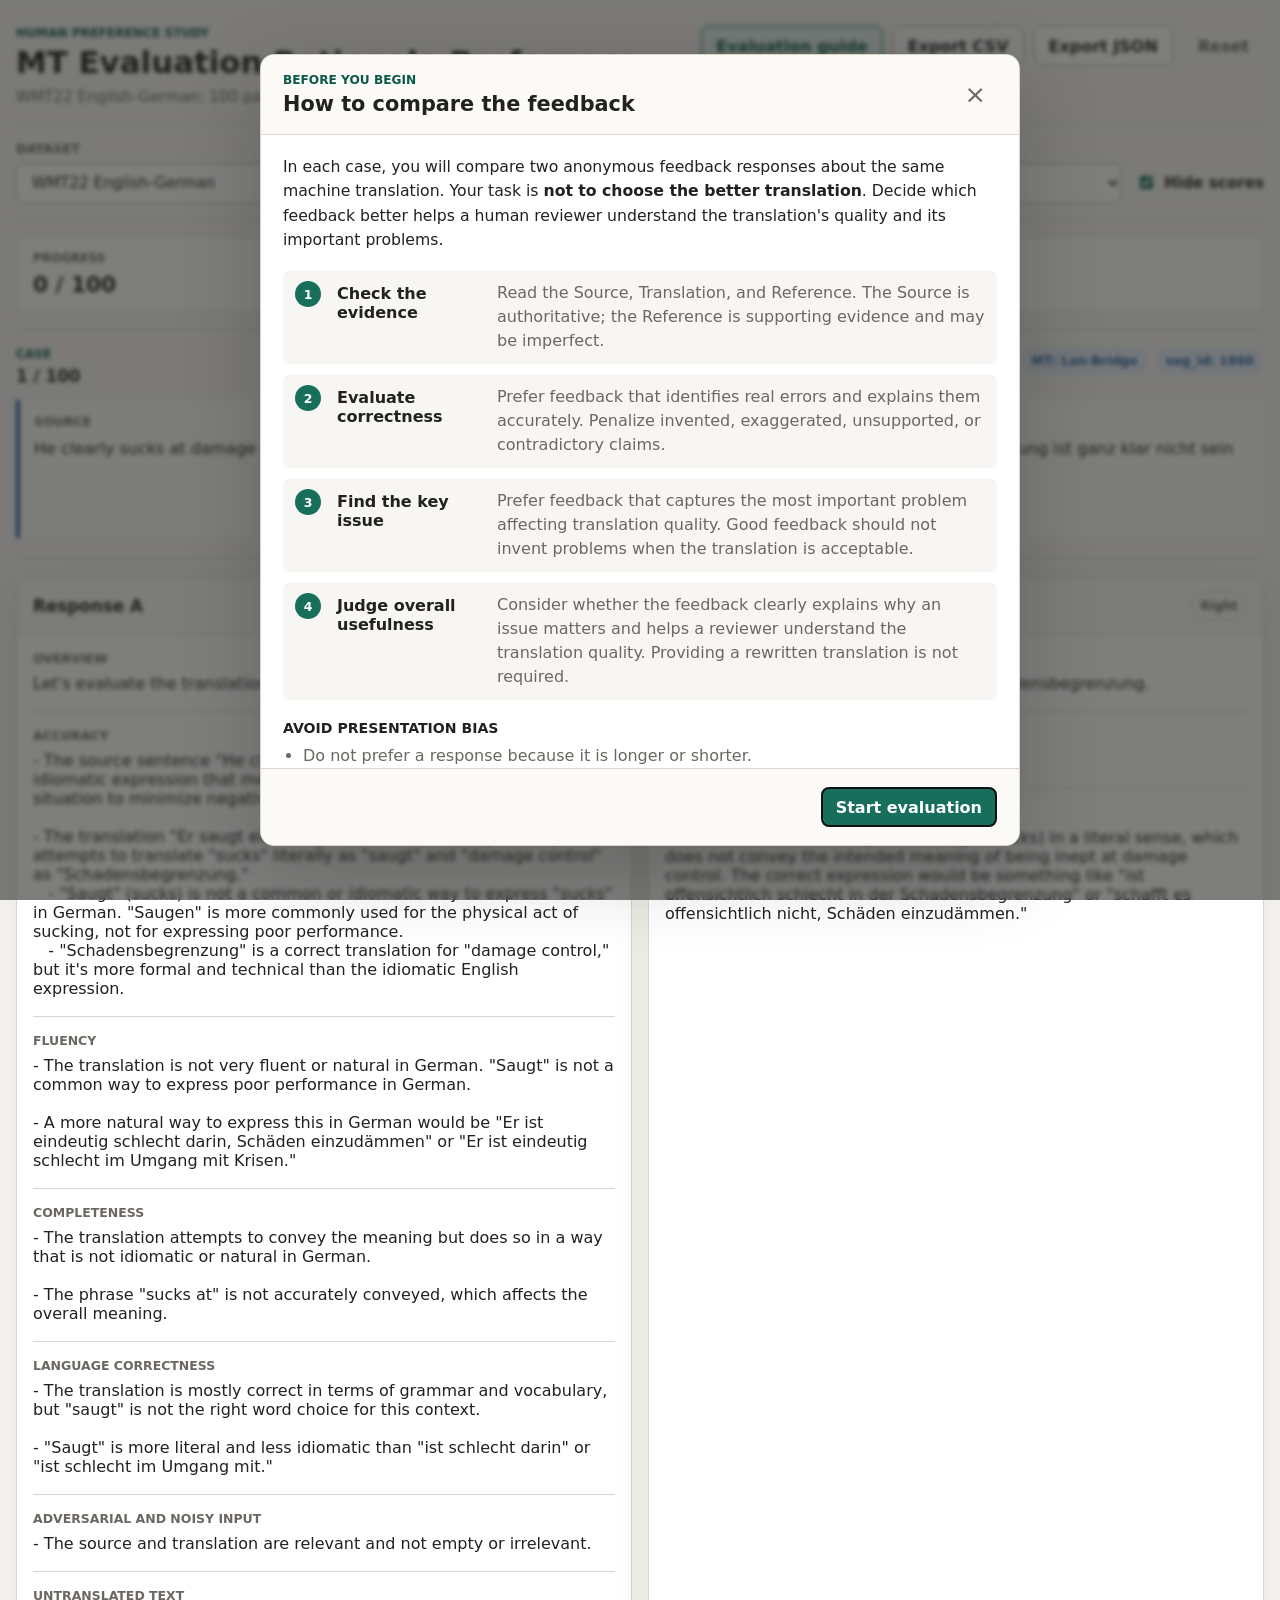
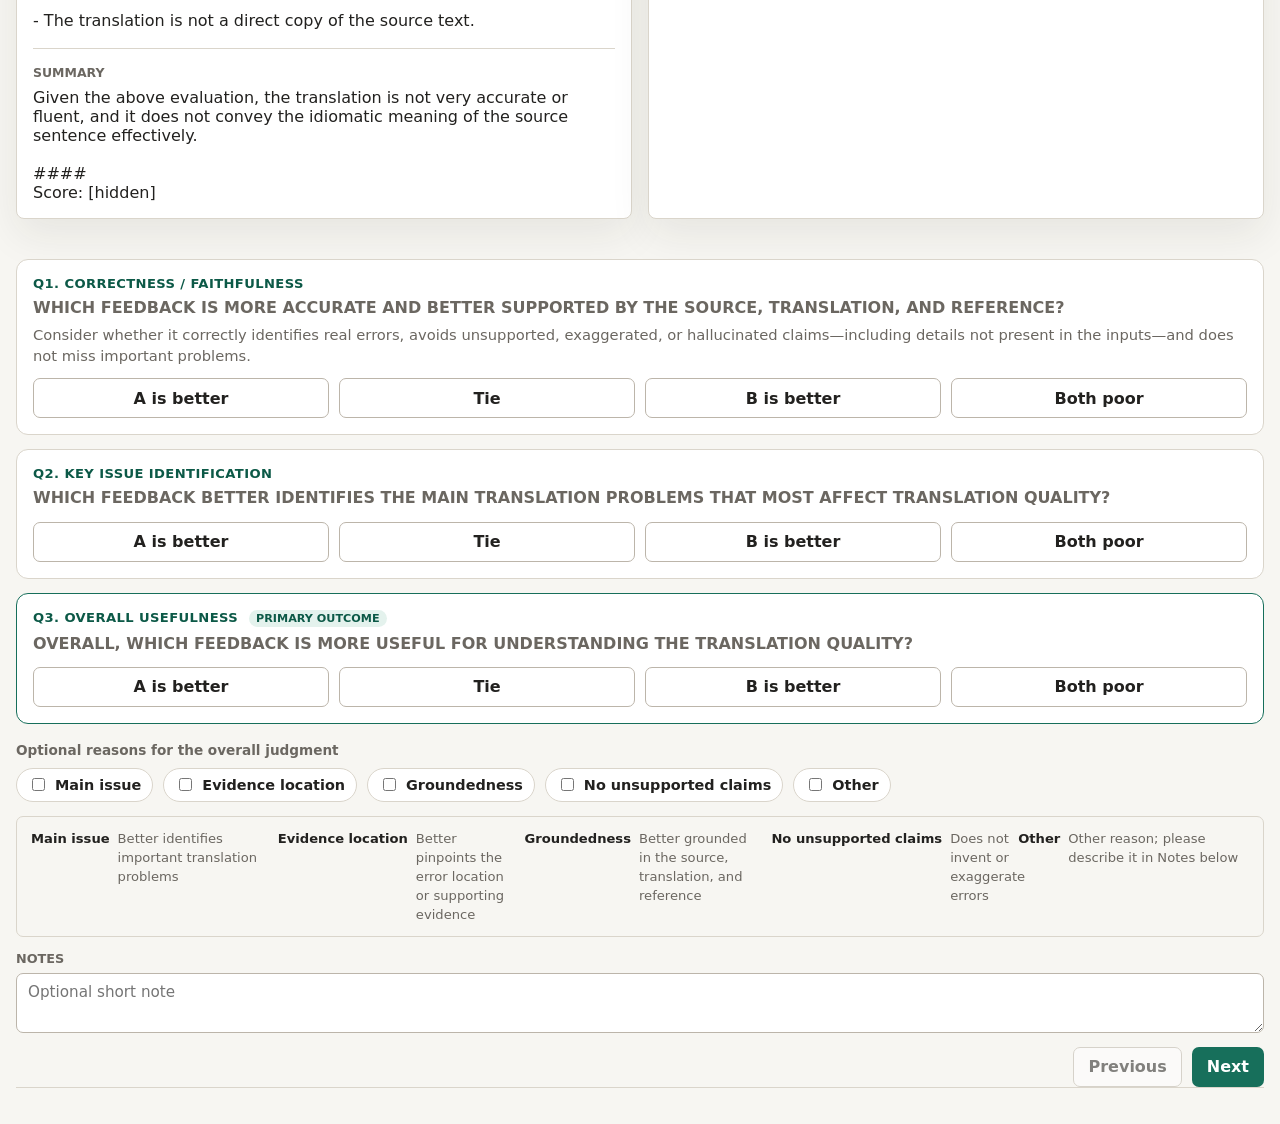
<file: docs/index.html>
<!doctype html>
<html lang="en">
  <head>
    <meta charset="utf-8">
    <meta name="viewport" content="width=device-width, initial-scale=1">
    <title>MT Evaluation Rationale Preference</title>
    <link rel="stylesheet" href="./styles.css">
    <script defer src="./app.js"></script>
  </head>
  <body>
    <main class="app-shell">
      <header class="topbar">
        <div class="title-block">
          <p class="eyebrow">Human preference study</p>
          <h1>MT Evaluation Rationale Preference</h1>
          <p id="datasetStatus" class="status-text">Loading datasets...</p>
        </div>
        <div class="top-actions">
          <div class="guide-control">
            <button
              id="guideBtn"
              class="guide-button"
              type="button"
              aria-haspopup="dialog"
              aria-controls="guideDialog"
              aria-describedby="guideTooltip"
            >Evaluation guide</button>
            <div id="guideTooltip" class="guide-tooltip" role="tooltip">
              <strong>Quick guide</strong>
              <ul>
                <li>Evaluate the feedback, not the translation itself.</li>
                <li>The Source is authoritative; the Reference may be imperfect.</li>
                <li>Check correctness, the main issue, and overall usefulness.</li>
                <li>Ignore length, tags, headings, and formatting.</li>
              </ul>
              <p><strong>Tie:</strong> similar quality · <strong>Both poor:</strong> both substantially unreliable or unhelpful</p>
              <span>Click to open the full guide.</span>
            </div>
          </div>
          <button id="exportCsvBtn" class="secondary-button" type="button">Export CSV</button>
          <button id="exportJsonBtn" class="secondary-button" type="button">Export JSON</button>
          <button id="resetBtn" class="ghost-button" type="button">Reset</button>
        </div>
      </header>

      <section class="setup-band" aria-label="Study setup">
        <label class="field">
          <span>Dataset</span>
          <select id="datasetSelect"></select>
        </label>
        <label class="field">
          <span>Participant ID</span>
          <input id="participantInput" type="text" autocomplete="off" placeholder="anonymous">
        </label>
        <label class="field">
          <span>Case order</span>
          <select id="orderSelect">
            <option value="random">Counterbalanced</option>
            <option value="original">Original</option>
            <option value="unanswered">Unanswered first</option>
          </select>
        </label>
        <label class="toggle-field">
          <input id="hideScoresInput" type="checkbox" checked>
          <span>Hide scores</span>
        </label>
      </section>

      <section class="progress-band" aria-label="Progress">
        <div>
          <span class="metric-label">Progress</span>
          <strong id="progressText">0 / 0</strong>
        </div>
      </section>

      <section class="context-band" aria-label="Translation context">
        <div class="case-heading">
          <div>
            <p class="eyebrow">Case</p>
            <h2 id="caseTitle">No case loaded</h2>
          </div>
          <div id="caseMeta" class="case-meta"></div>
        </div>
        <div class="context-grid">
          <article>
            <h3>Source</h3>
            <p id="sourceText"></p>
          </article>
          <article>
            <h3>Translation</h3>
            <p id="translationText"></p>
          </article>
          <article>
            <h3>Reference</h3>
            <p id="referenceText"></p>
          </article>
        </div>
      </section>

      <section class="responses-grid" aria-label="Model responses">
        <article class="response-panel">
          <div class="response-header">
            <h2>Response A</h2>
            <span id="aSideLabel" class="side-label">Left</span>
          </div>
          <div id="responseA" class="response-body"></div>
        </article>
        <article class="response-panel">
          <div class="response-header">
            <h2>Response B</h2>
            <span id="bSideLabel" class="side-label">Right</span>
          </div>
          <div id="responseB" class="response-body"></div>
        </article>
      </section>

      <section class="decision-band" aria-label="Preference decision">
        <div class="question-block">
          <div class="question-heading">
            <p class="question-number">Q1. Correctness / Faithfulness</p>
            <h3>Which feedback is more accurate and better supported by the source, translation, and reference?</h3>
            <p>Consider whether it correctly identifies real errors, avoids unsupported, exaggerated, or hallucinated claims—including details not present in the inputs—and does not miss important problems.</p>
          </div>
          <div class="preference-row" role="group" aria-label="Q1 Correctness and faithfulness">
            <button class="preference-button" type="button" data-question="q1_correctness" data-preference="A">A is better</button>
            <button class="preference-button" type="button" data-question="q1_correctness" data-preference="tie">Tie</button>
            <button class="preference-button" type="button" data-question="q1_correctness" data-preference="B">B is better</button>
            <button class="preference-button" type="button" data-question="q1_correctness" data-preference="both_bad">Both poor</button>
          </div>
        </div>

        <div class="question-block">
          <div class="question-heading">
            <p class="question-number">Q2. Key issue identification</p>
            <h3>Which feedback better identifies the main translation problems that most affect translation quality?</h3>
          </div>
          <div class="preference-row" role="group" aria-label="Q2 Key issue identification">
            <button class="preference-button" type="button" data-question="q2_key_issue" data-preference="A">A is better</button>
            <button class="preference-button" type="button" data-question="q2_key_issue" data-preference="tie">Tie</button>
            <button class="preference-button" type="button" data-question="q2_key_issue" data-preference="B">B is better</button>
            <button class="preference-button" type="button" data-question="q2_key_issue" data-preference="both_bad">Both poor</button>
          </div>
        </div>

        <div class="question-block primary-question">
          <div class="question-heading">
            <p class="question-number">Q3. Overall usefulness <span>Primary outcome</span></p>
            <h3>Overall, which feedback is more useful for understanding the translation quality?</h3>
          </div>
          <div class="preference-row" role="group" aria-label="Q3 Overall usefulness">
            <button class="preference-button" type="button" data-question="q3_overall" data-preference="A">A is better</button>
            <button class="preference-button" type="button" data-question="q3_overall" data-preference="tie">Tie</button>
            <button class="preference-button" type="button" data-question="q3_overall" data-preference="B">B is better</button>
            <button class="preference-button" type="button" data-question="q3_overall" data-preference="both_bad">Both poor</button>
          </div>
        </div>

        <p class="supplementary-label">Optional reasons for the overall judgment</p>
        <div class="reason-row" aria-label="Preference reason tags" aria-describedby="reasonGuide">
          <label><input type="checkbox" value="main_issue"> Main issue</label>
          <label><input type="checkbox" value="evidence_location"> Evidence location</label>
          <label><input type="checkbox" value="groundedness"> Groundedness</label>
          <label><input type="checkbox" value="no_unsupported_claims"> No unsupported claims</label>
          <label><input type="checkbox" value="other"> Other</label>
        </div>
        <dl id="reasonGuide" class="reason-guide">
          <div>
            <dt>Main issue</dt>
            <dd>Better identifies important translation problems</dd>
          </div>
          <div>
            <dt>Evidence location</dt>
            <dd>Better pinpoints the error location or supporting evidence</dd>
          </div>
          <div>
            <dt>Groundedness</dt>
            <dd>Better grounded in the source, translation, and reference</dd>
          </div>
          <div>
            <dt>No unsupported claims</dt>
            <dd>Does not invent or exaggerate errors</dd>
          </div>
          <div>
            <dt>Other</dt>
            <dd>Other reason; please describe it in Notes below</dd>
          </div>
        </dl>

        <div class="notes-row">
          <label class="field notes-field">
            <span>Notes</span>
            <textarea id="notesInput" rows="2" placeholder="Optional short note"></textarea>
          </label>
        </div>

        <div class="nav-row">
          <button id="prevBtn" class="secondary-button" type="button">Previous</button>
          <button id="nextBtn" class="primary-button" type="button">Next</button>
        </div>
      </section>
    </main>

    <dialog id="guideDialog" class="guide-dialog" aria-labelledby="guideTitle">
      <div class="guide-dialog-header">
        <div>
          <p class="eyebrow">Before you begin</p>
          <h2 id="guideTitle">How to compare the feedback</h2>
        </div>
        <button id="closeGuideBtn" class="dialog-close-button" type="button" aria-label="Close evaluation guide">×</button>
      </div>

      <div class="guide-dialog-body">
        <p class="guide-intro">
          In each case, you will compare two anonymous feedback responses about the same machine translation.
          Your task is <strong>not to choose the better translation</strong>. Decide which feedback better helps
          a human reviewer understand the translation's quality and its important problems.
        </p>

        <ol class="guide-steps">
          <li>
            <strong>Check the evidence</strong>
            <span>Read the Source, Translation, and Reference. The Source is authoritative; the Reference is supporting evidence and may be imperfect.</span>
          </li>
          <li>
            <strong>Evaluate correctness</strong>
            <span>Prefer feedback that identifies real errors and explains them accurately. Penalize invented, exaggerated, unsupported, or contradictory claims.</span>
          </li>
          <li>
            <strong>Find the key issue</strong>
            <span>Prefer feedback that captures the most important problem affecting translation quality. Good feedback should not invent problems when the translation is acceptable.</span>
          </li>
          <li>
            <strong>Judge overall usefulness</strong>
            <span>Consider whether the feedback clearly explains why an issue matters and helps a reviewer understand the translation quality. Providing a rewritten translation is not required.</span>
          </li>
        </ol>

        <section class="guide-section">
          <h3>Avoid presentation bias</h3>
          <ul>
            <li>Do not prefer a response because it is longer or shorter.</li>
            <li>Do not prefer a response because it uses tags, labels, headings, or elaborate formatting.</li>
            <li>More detail is valuable only when it is correct and useful.</li>
            <li>Judge each response by its content, not by how confident it sounds.</li>
          </ul>
        </section>

        <section class="guide-section">
          <h3>Choosing an answer</h3>
          <dl class="choice-guide">
            <div>
              <dt>A/B is better</dt>
              <dd>One response is meaningfully better for the current question.</dd>
            </div>
            <div>
              <dt>Tie</dt>
              <dd>Both responses are similarly useful or similarly acceptable.</dd>
            </div>
            <div>
              <dt>Both poor</dt>
              <dd>Both have substantial errors, unsupported claims, or omissions that make them unreliable or unhelpful. Do not use this merely because neither response is perfect.</dd>
            </div>
          </dl>
        </section>

        <p class="primary-reminder"><strong>Q3 Overall usefulness</strong> is the primary judgment.</p>
        <p class="reopen-guide-note">
          You can review this tutorial again at any time by clicking the <strong>Evaluation guide</strong>
          button at the top of the page.
        </p>
      </div>

      <div class="guide-dialog-footer">
        <button id="startEvaluationBtn" class="primary-button" type="button" autofocus>Start evaluation</button>
      </div>
    </dialog>
  </body>
</html>
</file>
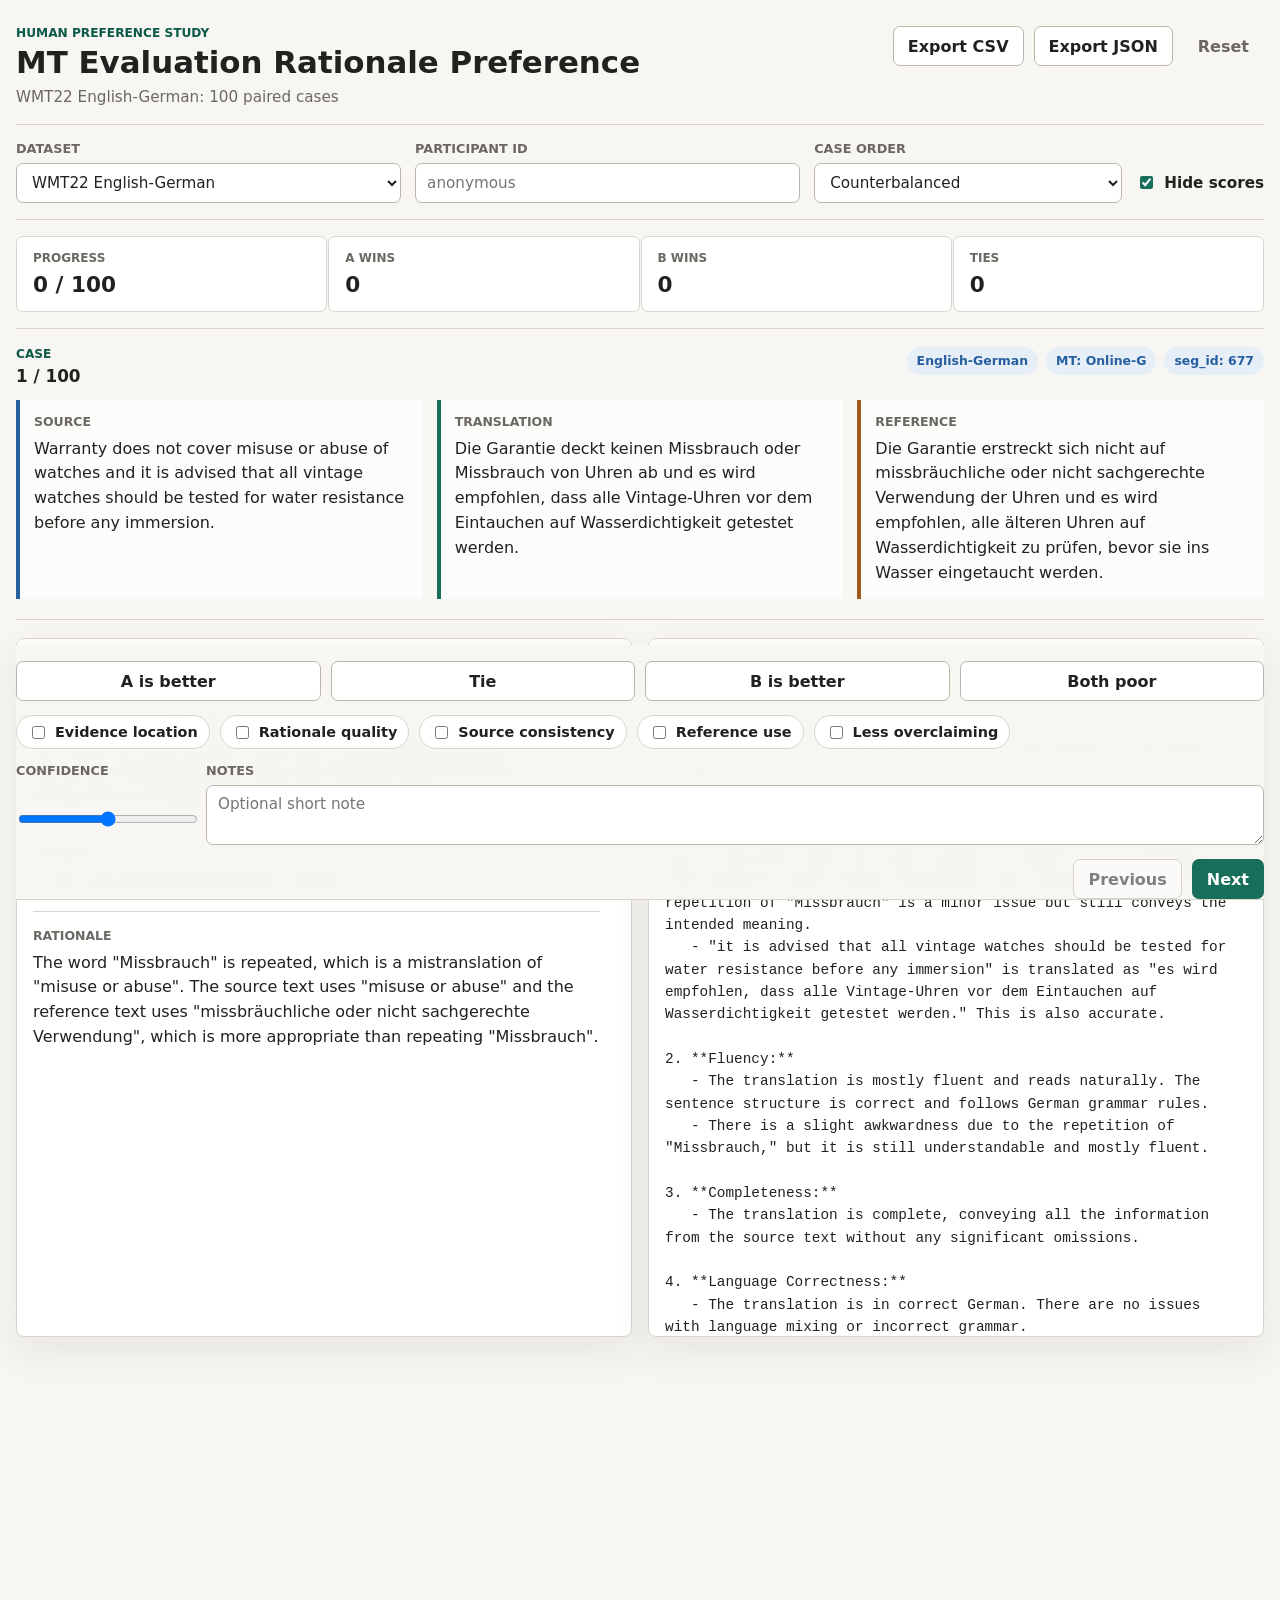
<file: qual_eval/index.html>
<!doctype html>
<html lang="en">
  <head>
    <meta charset="utf-8">
    <meta name="viewport" content="width=device-width, initial-scale=1">
    <title>MT Evaluation Rationale Preference</title>
    <link rel="stylesheet" href="./styles.css">
    <script defer src="./app.js"></script>
  </head>
  <body>
    <main class="app-shell">
      <header class="topbar">
        <div class="title-block">
          <p class="eyebrow">Human preference study</p>
          <h1>MT Evaluation Rationale Preference</h1>
          <p id="datasetStatus" class="status-text">Loading datasets...</p>
        </div>
        <div class="top-actions">
          <button id="exportCsvBtn" class="secondary-button" type="button">Export CSV</button>
          <button id="exportJsonBtn" class="secondary-button" type="button">Export JSON</button>
          <button id="resetBtn" class="ghost-button" type="button">Reset</button>
        </div>
      </header>

      <section class="setup-band" aria-label="Study setup">
        <label class="field">
          <span>Dataset</span>
          <select id="datasetSelect"></select>
        </label>
        <label class="field">
          <span>Participant ID</span>
          <input id="participantInput" type="text" autocomplete="off" placeholder="anonymous">
        </label>
        <label class="field">
          <span>Case order</span>
          <select id="orderSelect">
            <option value="random">Counterbalanced</option>
            <option value="original">Original</option>
            <option value="unanswered">Unanswered first</option>
          </select>
        </label>
        <label class="toggle-field">
          <input id="hideScoresInput" type="checkbox" checked>
          <span>Hide scores</span>
        </label>
      </section>

      <section class="progress-band" aria-label="Progress">
        <div>
          <span class="metric-label">Progress</span>
          <strong id="progressText">0 / 0</strong>
        </div>
        <div>
          <span class="metric-label">A wins</span>
          <strong id="aWinsText">0</strong>
        </div>
        <div>
          <span class="metric-label">B wins</span>
          <strong id="bWinsText">0</strong>
        </div>
        <div>
          <span class="metric-label">Ties</span>
          <strong id="tiesText">0</strong>
        </div>
      </section>

      <section class="context-band" aria-label="Translation context">
        <div class="case-heading">
          <div>
            <p class="eyebrow">Case</p>
            <h2 id="caseTitle">No case loaded</h2>
          </div>
          <div id="caseMeta" class="case-meta"></div>
        </div>
        <div class="context-grid">
          <article>
            <h3>Source</h3>
            <p id="sourceText"></p>
          </article>
          <article>
            <h3>Translation</h3>
            <p id="translationText"></p>
          </article>
          <article>
            <h3>Reference</h3>
            <p id="referenceText"></p>
          </article>
        </div>
      </section>

      <section class="responses-grid" aria-label="Model responses">
        <article class="response-panel">
          <div class="response-header">
            <h2>Response A</h2>
            <span id="aSideLabel" class="side-label">Left</span>
          </div>
          <div id="responseA" class="response-body"></div>
        </article>
        <article class="response-panel">
          <div class="response-header">
            <h2>Response B</h2>
            <span id="bSideLabel" class="side-label">Right</span>
          </div>
          <div id="responseB" class="response-body"></div>
        </article>
      </section>

      <section class="decision-band" aria-label="Preference decision">
        <div class="preference-row" role="group" aria-label="Preference">
          <button class="preference-button" type="button" data-preference="A">A is better</button>
          <button class="preference-button" type="button" data-preference="tie">Tie</button>
          <button class="preference-button" type="button" data-preference="B">B is better</button>
          <button class="preference-button" type="button" data-preference="both_bad">Both poor</button>
        </div>

        <div class="reason-row" aria-label="Preference reason tags">
          <label><input type="checkbox" value="evidence_location"> Evidence location</label>
          <label><input type="checkbox" value="rationale_quality"> Rationale quality</label>
          <label><input type="checkbox" value="source_consistency"> Source consistency</label>
          <label><input type="checkbox" value="reference_use"> Reference use</label>
          <label><input type="checkbox" value="less_overclaiming"> Less overclaiming</label>
        </div>

        <div class="notes-row">
          <label class="field confidence-field">
            <span>Confidence</span>
            <input id="confidenceInput" type="range" min="1" max="5" step="1" value="3">
          </label>
          <label class="field notes-field">
            <span>Notes</span>
            <textarea id="notesInput" rows="2" placeholder="Optional short note"></textarea>
          </label>
        </div>

        <div class="nav-row">
          <button id="prevBtn" class="secondary-button" type="button">Previous</button>
          <button id="nextBtn" class="primary-button" type="button">Next</button>
        </div>
      </section>
    </main>
  </body>
</html>
</file>
<file: docs/styles.css>
:root {
  color-scheme: light;
  --bg: #f7f6f2;
  --surface: #ffffff;
  --ink: #22211f;
  --muted: #6b6761;
  --line: #dad5cb;
  --line-strong: #bcb5aa;
  --accent: #176f5b;
  --accent-strong: #0c5947;
  --accent-soft: #e4f2ed;
  --warm: #9f5b1d;
  --warm-soft: #f5eadc;
  --blue: #275f9f;
  --blue-soft: #e6eef8;
  --danger: #a93636;
  --danger-soft: #f7e4e1;
  --shadow: 0 16px 40px rgba(34, 33, 31, 0.08);
  font-family: Inter, ui-sans-serif, system-ui, -apple-system, BlinkMacSystemFont, "Segoe UI", sans-serif;
}

* {
  box-sizing: border-box;
}

body {
  margin: 0;
  min-width: 320px;
  background: var(--bg);
  color: var(--ink);
}

button,
input,
select,
textarea {
  font: inherit;
}

button {
  min-height: 40px;
  border: 1px solid transparent;
  border-radius: 7px;
  cursor: pointer;
  white-space: nowrap;
}

button:disabled {
  cursor: not-allowed;
  opacity: 0.55;
}

.app-shell {
  width: min(1440px, calc(100% - 32px));
  margin: 0 auto;
  padding: 22px 0 36px;
}

.topbar,
.setup-band,
.progress-band,
.context-band,
.decision-band {
  border-bottom: 1px solid var(--line);
}

.topbar {
  display: flex;
  align-items: flex-start;
  justify-content: space-between;
  gap: 20px;
  padding: 4px 0 18px;
}

.title-block {
  min-width: 240px;
}

.eyebrow {
  margin: 0 0 5px;
  color: var(--accent-strong);
  font-size: 0.76rem;
  font-weight: 800;
  letter-spacing: 0;
  text-transform: uppercase;
}

h1,
h2,
h3,
p {
  margin-top: 0;
}

h1 {
  margin-bottom: 8px;
  font-size: clamp(1.6rem, 1.45rem + 0.6vw, 2.2rem);
  line-height: 1.12;
  letter-spacing: 0;
}

h2 {
  margin-bottom: 0;
  font-size: 1.05rem;
  letter-spacing: 0;
}

h3 {
  margin-bottom: 8px;
  color: var(--muted);
  font-size: 0.78rem;
  font-weight: 800;
  letter-spacing: 0;
  text-transform: uppercase;
}

.status-text {
  margin: 0;
  color: var(--muted);
  font-size: 0.95rem;
}

.top-actions,
.nav-row {
  display: flex;
  flex-wrap: wrap;
  justify-content: flex-end;
  gap: 10px;
}

.guide-control {
  position: relative;
}

.guide-button {
  border-color: var(--accent);
  background: var(--accent-soft);
  color: var(--accent-strong);
  padding: 9px 14px;
  font-weight: 800;
}

.guide-button:hover,
.guide-button:focus-visible {
  border-color: var(--accent-strong);
  background: #d5ebe3;
}

.guide-tooltip {
  position: absolute;
  z-index: 20;
  top: calc(100% + 10px);
  right: 0;
  width: min(390px, calc(100vw - 32px));
  padding: 14px 16px;
  border: 1px solid var(--line-strong);
  border-radius: 9px;
  background: var(--surface);
  box-shadow: var(--shadow);
  color: var(--ink);
  font-size: 0.84rem;
  line-height: 1.45;
  opacity: 0;
  pointer-events: none;
  transform: translateY(-4px);
  transition: opacity 120ms ease, transform 120ms ease;
}

.guide-tooltip::before {
  position: absolute;
  top: -6px;
  right: 24px;
  width: 10px;
  height: 10px;
  border-top: 1px solid var(--line-strong);
  border-left: 1px solid var(--line-strong);
  background: var(--surface);
  content: "";
  transform: rotate(45deg);
}

.guide-control:hover .guide-tooltip,
.guide-control:focus-within .guide-tooltip {
  opacity: 1;
  transform: translateY(0);
}

.guide-tooltip strong {
  color: var(--accent-strong);
}

.guide-tooltip ul {
  margin: 8px 0;
  padding-left: 18px;
}

.guide-tooltip p {
  margin: 8px 0 4px;
}

.guide-tooltip > span {
  color: var(--muted);
  font-size: 0.78rem;
}

.guide-dialog {
  width: min(760px, calc(100% - 32px));
  max-height: min(88vh, 900px);
  margin: auto;
  padding: 0;
  border: 1px solid var(--line);
  border-radius: 14px;
  background: var(--surface);
  color: var(--ink);
  box-shadow: 0 24px 80px rgba(34, 33, 31, 0.24);
  overflow: hidden;
}

.guide-dialog[open] {
  display: grid;
  grid-template-rows: auto minmax(0, 1fr) auto;
}

.guide-dialog::backdrop {
  background: rgba(34, 33, 31, 0.58);
  backdrop-filter: blur(2px);
}

.guide-dialog-header,
.guide-dialog-footer {
  display: flex;
  align-items: center;
  justify-content: space-between;
  gap: 16px;
  padding: 18px 22px;
}

.guide-dialog-header {
  border-bottom: 1px solid var(--line);
  background: #fbfaf7;
}

.guide-dialog-header h2 {
  font-size: 1.3rem;
}

.dialog-close-button {
  min-width: 40px;
  padding: 4px 10px;
  background: transparent;
  color: var(--muted);
  font-size: 1.6rem;
  line-height: 1;
}

.dialog-close-button:hover {
  background: var(--bg);
  color: var(--ink);
}

.guide-dialog-body {
  min-height: 0;
  padding: 20px 22px;
  overflow-y: auto;
}

.guide-intro {
  margin-bottom: 18px;
  font-size: 0.98rem;
  line-height: 1.55;
}

.guide-steps {
  display: grid;
  gap: 10px;
  margin: 0;
  padding: 0;
  list-style: none;
  counter-reset: guide-step;
}

.guide-steps li {
  display: grid;
  grid-template-columns: 32px 150px 1fr;
  gap: 10px;
  align-items: start;
  padding: 11px 12px;
  border-radius: 8px;
  background: var(--bg);
  counter-increment: guide-step;
}

.guide-steps li::before {
  display: inline-flex;
  align-items: center;
  justify-content: center;
  width: 26px;
  height: 26px;
  border-radius: 50%;
  background: var(--accent);
  color: #ffffff;
  content: counter(guide-step);
  font-size: 0.78rem;
  font-weight: 900;
}

.guide-steps li > strong {
  padding-top: 3px;
}

.guide-steps li > span {
  color: var(--muted);
  line-height: 1.5;
}

.guide-section {
  margin-top: 20px;
}

.guide-section h3 {
  color: var(--ink);
  font-size: 0.88rem;
}

.guide-section ul {
  margin: 0;
  padding-left: 20px;
  color: var(--muted);
  line-height: 1.55;
}

.choice-guide {
  display: grid;
  gap: 8px;
  margin: 0;
}

.choice-guide div {
  display: grid;
  grid-template-columns: 120px 1fr;
  gap: 12px;
}

.choice-guide dt {
  font-weight: 800;
}

.choice-guide dd {
  margin: 0;
  color: var(--muted);
  line-height: 1.45;
}

.primary-reminder {
  margin: 20px 0 0;
  padding: 11px 13px;
  border-left: 4px solid var(--accent);
  background: var(--accent-soft);
  color: var(--accent-strong);
}

.reopen-guide-note {
  margin: 12px 0 0;
  color: var(--muted);
  font-size: 0.88rem;
  line-height: 1.45;
  text-align: center;
}

.guide-dialog-footer {
  justify-content: flex-end;
  flex-shrink: 0;
  border-top: 1px solid var(--line);
  background: #fbfaf7;
}

.setup-band {
  display: grid;
  grid-template-columns: minmax(180px, 1fr) minmax(180px, 1fr) minmax(170px, 0.8fr) auto;
  gap: 14px;
  padding: 16px 0;
  align-items: end;
}

.field {
  display: grid;
  gap: 7px;
  color: var(--muted);
  font-size: 0.8rem;
  font-weight: 800;
  text-transform: uppercase;
}

.field input,
.field select,
.field textarea,
select {
  width: 100%;
  border: 1px solid var(--line-strong);
  border-radius: 7px;
  background: var(--surface);
  color: var(--ink);
  font-size: 0.95rem;
  font-weight: 500;
  text-transform: none;
}

.field input,
.field select,
select {
  min-height: 40px;
  padding: 8px 11px;
}

.field textarea {
  min-height: 60px;
  padding: 9px 11px;
  resize: vertical;
}

.toggle-field {
  display: flex;
  align-items: center;
  gap: 8px;
  min-height: 40px;
  color: var(--ink);
  font-size: 0.95rem;
  font-weight: 700;
}

.toggle-field input,
.reason-row input {
  accent-color: var(--accent);
}

.progress-band {
  display: grid;
  grid-template-columns: minmax(120px, 1fr);
  gap: 1px;
  overflow: hidden;
  padding: 16px 0;
}

.progress-band > div {
  min-height: 72px;
  padding: 14px 16px;
  background: var(--surface);
  border: 1px solid var(--line);
  border-radius: 7px;
}

.metric-label {
  display: block;
  margin-bottom: 7px;
  color: var(--muted);
  font-size: 0.75rem;
  font-weight: 800;
  letter-spacing: 0;
  text-transform: uppercase;
}

.progress-band strong {
  font-size: 1.35rem;
}

.context-band {
  padding: 18px 0 20px;
}

.case-heading {
  display: flex;
  align-items: flex-start;
  justify-content: space-between;
  gap: 16px;
  margin-bottom: 14px;
}

.case-meta {
  display: flex;
  flex-wrap: wrap;
  justify-content: flex-end;
  gap: 8px;
}

.pill {
  display: inline-flex;
  align-items: center;
  min-height: 28px;
  border-radius: 999px;
  padding: 4px 10px;
  background: var(--blue-soft);
  color: var(--blue);
  font-size: 0.78rem;
  font-weight: 800;
}

.context-grid {
  display: grid;
  grid-template-columns: repeat(3, minmax(0, 1fr));
  gap: 14px;
}

.context-grid article {
  min-height: 138px;
  padding: 14px;
  border-left: 4px solid var(--line-strong);
  background: rgba(255, 255, 255, 0.65);
}

.context-grid article:nth-child(1) {
  border-left-color: var(--blue);
}

.context-grid article:nth-child(2) {
  border-left-color: var(--accent);
}

.context-grid article:nth-child(3) {
  border-left-color: var(--warm);
}

.context-grid p {
  margin-bottom: 0;
  white-space: pre-wrap;
  overflow-wrap: anywhere;
  line-height: 1.55;
}

.responses-grid {
  display: grid;
  grid-template-columns: repeat(2, minmax(0, 1fr));
  gap: 16px;
  padding: 18px 0;
}

.response-panel {
  min-height: 360px;
  border: 1px solid var(--line);
  border-radius: 8px;
  background: var(--surface);
  box-shadow: var(--shadow);
  overflow: hidden;
}

.response-header {
  display: flex;
  align-items: center;
  justify-content: space-between;
  gap: 12px;
  min-height: 56px;
  padding: 14px 16px;
  border-bottom: 1px solid var(--line);
  background: #fbfaf7;
}

.side-label {
  display: inline-flex;
  align-items: center;
  justify-content: center;
  min-width: 56px;
  min-height: 28px;
  border: 1px solid var(--line);
  border-radius: 999px;
  color: var(--muted);
  font-size: 0.78rem;
  font-weight: 800;
}

.response-body {
  padding: 16px;
}

.response-section + .response-section {
  margin-top: 18px;
  padding-top: 16px;
  border-top: 1px solid var(--line);
}

.response-section p,
.response-section pre,
.response-section li {
  line-height: 1.55;
  overflow-wrap: anywhere;
}

.response-section pre {
  margin: 0;
  white-space: pre-wrap;
  font: inherit;
}

.decision-band {
  display: grid;
  gap: 14px;
  padding: 22px 0 0;
}

.question-block {
  display: grid;
  gap: 12px;
  border: 1px solid var(--line);
  border-radius: 12px;
  padding: 16px;
  background: var(--surface);
}

.primary-question {
  border-color: var(--accent);
}

.question-heading {
  display: grid;
  gap: 5px;
}

.question-heading h3,
.question-heading p {
  margin: 0;
}

.question-heading h3 {
  font-size: 1rem;
  line-height: 1.45;
}

.question-heading > p:last-child:not(.question-number) {
  color: var(--muted);
  font-size: 0.92rem;
  line-height: 1.45;
}

.question-number {
  color: var(--accent-strong);
  font-size: 0.82rem;
  font-weight: 900;
  letter-spacing: 0.03em;
  text-transform: uppercase;
}

.question-number span {
  display: inline-block;
  margin-left: 6px;
  border-radius: 999px;
  padding: 2px 7px;
  background: var(--accent-soft);
  font-size: 0.7rem;
  letter-spacing: 0;
}

.supplementary-label {
  margin: 4px 0 -4px;
  color: var(--muted);
  font-size: 0.85rem;
  font-weight: 800;
}

.reason-guide {
  display: grid;
  grid-template-columns: repeat(auto-fit, minmax(220px, 1fr));
  gap: 8px 16px;
  margin: 0;
  padding: 12px 14px;
  border: 1px solid var(--line);
  border-radius: 7px;
  background: var(--bg);
}

.reason-guide div {
  display: grid;
  grid-template-columns: max-content 1fr;
  gap: 8px;
  align-items: baseline;
}

.reason-guide dt {
  color: var(--ink);
  font-size: 0.82rem;
  font-weight: 800;
}

.reason-guide dd {
  margin: 0;
  color: var(--muted);
  font-size: 0.82rem;
  line-height: 1.45;
}

.preference-row,
.reason-row,
.notes-row {
  display: flex;
  flex-wrap: wrap;
  gap: 10px;
  align-items: center;
}

.preference-button {
  flex: 1 1 150px;
  min-width: 130px;
  padding: 9px 12px;
  border-color: var(--line-strong);
  background: var(--surface);
  color: var(--ink);
  font-weight: 800;
}

.preference-button.active {
  border-color: var(--accent-strong);
  background: var(--accent-soft);
  color: var(--accent-strong);
}

.reason-row label {
  display: inline-flex;
  align-items: center;
  gap: 7px;
  min-height: 34px;
  border: 1px solid var(--line);
  border-radius: 999px;
  padding: 5px 11px;
  background: var(--surface);
  color: var(--ink);
  font-size: 0.9rem;
  font-weight: 700;
}

.notes-row {
  align-items: stretch;
}

.notes-field {
  flex: 1 1 360px;
}

.primary-button,
.secondary-button,
.ghost-button {
  padding: 9px 14px;
  font-weight: 800;
}

.primary-button {
  background: var(--accent);
  color: #ffffff;
}

.primary-button:hover {
  background: var(--accent-strong);
}

.secondary-button {
  border-color: var(--line-strong);
  background: var(--surface);
  color: var(--ink);
}

.secondary-button:hover {
  border-color: var(--accent);
}

.ghost-button {
  background: transparent;
  color: var(--muted);
}

.ghost-button:hover {
  background: var(--danger-soft);
  color: var(--danger);
}

.empty-state {
  color: var(--muted);
  font-style: italic;
}

@media (max-width: 980px) {
  .topbar,
  .case-heading {
    align-items: stretch;
    flex-direction: column;
  }

  .top-actions,
  .case-meta,
  .nav-row {
    justify-content: flex-start;
  }

  .guide-tooltip {
    right: auto;
    left: 0;
  }

  .guide-tooltip::before {
    right: auto;
    left: 24px;
  }

  .setup-band,
  .context-grid,
  .responses-grid {
    grid-template-columns: 1fr;
  }

  .decision-band {
    position: static;
  }
}

@media (max-width: 560px) {
  .app-shell {
    width: min(100% - 20px, 1440px);
    padding-top: 14px;
  }

  .preference-button,
  .top-actions button,
  .nav-row button {
    width: 100%;
  }

  .guide-control {
    width: 100%;
  }

  .guide-steps li {
    grid-template-columns: 32px 1fr;
  }

  .guide-steps li > span {
    grid-column: 2;
  }

  .choice-guide div {
    grid-template-columns: 1fr;
    gap: 3px;
  }

  .guide-dialog-header,
  .guide-dialog-body,
  .guide-dialog-footer {
    padding-right: 16px;
    padding-left: 16px;
  }
}
</file>
<file: qual_eval/styles.css>
:root {
  color-scheme: light;
  --bg: #f7f6f2;
  --surface: #ffffff;
  --ink: #22211f;
  --muted: #6b6761;
  --line: #dad5cb;
  --line-strong: #bcb5aa;
  --accent: #176f5b;
  --accent-strong: #0c5947;
  --accent-soft: #e4f2ed;
  --warm: #9f5b1d;
  --warm-soft: #f5eadc;
  --blue: #275f9f;
  --blue-soft: #e6eef8;
  --danger: #a93636;
  --danger-soft: #f7e4e1;
  --shadow: 0 16px 40px rgba(34, 33, 31, 0.08);
  font-family: Inter, ui-sans-serif, system-ui, -apple-system, BlinkMacSystemFont, "Segoe UI", sans-serif;
}

* {
  box-sizing: border-box;
}

body {
  margin: 0;
  min-width: 320px;
  background: var(--bg);
  color: var(--ink);
}

button,
input,
select,
textarea {
  font: inherit;
}

button {
  min-height: 40px;
  border: 1px solid transparent;
  border-radius: 7px;
  cursor: pointer;
  white-space: nowrap;
}

button:disabled {
  cursor: not-allowed;
  opacity: 0.55;
}

.app-shell {
  width: min(1440px, calc(100% - 32px));
  margin: 0 auto;
  padding: 22px 0 36px;
}

.topbar,
.setup-band,
.progress-band,
.context-band,
.decision-band {
  border-bottom: 1px solid var(--line);
}

.topbar {
  display: flex;
  align-items: flex-start;
  justify-content: space-between;
  gap: 20px;
  padding: 4px 0 18px;
}

.title-block {
  min-width: 240px;
}

.eyebrow {
  margin: 0 0 5px;
  color: var(--accent-strong);
  font-size: 0.76rem;
  font-weight: 800;
  letter-spacing: 0;
  text-transform: uppercase;
}

h1,
h2,
h3,
p {
  margin-top: 0;
}

h1 {
  margin-bottom: 8px;
  font-size: clamp(1.6rem, 1.45rem + 0.6vw, 2.2rem);
  line-height: 1.12;
  letter-spacing: 0;
}

h2 {
  margin-bottom: 0;
  font-size: 1.05rem;
  letter-spacing: 0;
}

h3 {
  margin-bottom: 8px;
  color: var(--muted);
  font-size: 0.78rem;
  font-weight: 800;
  letter-spacing: 0;
  text-transform: uppercase;
}

.status-text {
  margin: 0;
  color: var(--muted);
  font-size: 0.95rem;
}

.top-actions,
.nav-row {
  display: flex;
  flex-wrap: wrap;
  justify-content: flex-end;
  gap: 10px;
}

.setup-band {
  display: grid;
  grid-template-columns: minmax(180px, 1fr) minmax(180px, 1fr) minmax(170px, 0.8fr) auto;
  gap: 14px;
  padding: 16px 0;
  align-items: end;
}

.field {
  display: grid;
  gap: 7px;
  color: var(--muted);
  font-size: 0.8rem;
  font-weight: 800;
  text-transform: uppercase;
}

.field input,
.field select,
.field textarea,
select {
  width: 100%;
  border: 1px solid var(--line-strong);
  border-radius: 7px;
  background: var(--surface);
  color: var(--ink);
  font-size: 0.95rem;
  font-weight: 500;
  text-transform: none;
}

.field input,
.field select,
select {
  min-height: 40px;
  padding: 8px 11px;
}

.field textarea {
  min-height: 60px;
  padding: 9px 11px;
  resize: vertical;
}

.toggle-field {
  display: flex;
  align-items: center;
  gap: 8px;
  min-height: 40px;
  color: var(--ink);
  font-size: 0.95rem;
  font-weight: 700;
}

.toggle-field input,
.reason-row input {
  accent-color: var(--accent);
}

.progress-band {
  display: grid;
  grid-template-columns: repeat(4, minmax(120px, 1fr));
  gap: 1px;
  overflow: hidden;
  padding: 16px 0;
}

.progress-band > div {
  min-height: 72px;
  padding: 14px 16px;
  background: var(--surface);
  border: 1px solid var(--line);
  border-radius: 7px;
}

.metric-label {
  display: block;
  margin-bottom: 7px;
  color: var(--muted);
  font-size: 0.75rem;
  font-weight: 800;
  letter-spacing: 0;
  text-transform: uppercase;
}

.progress-band strong {
  font-size: 1.35rem;
}

.context-band {
  padding: 18px 0 20px;
}

.case-heading {
  display: flex;
  align-items: flex-start;
  justify-content: space-between;
  gap: 16px;
  margin-bottom: 14px;
}

.case-meta {
  display: flex;
  flex-wrap: wrap;
  justify-content: flex-end;
  gap: 8px;
}

.pill {
  display: inline-flex;
  align-items: center;
  min-height: 28px;
  border-radius: 999px;
  padding: 4px 10px;
  background: var(--blue-soft);
  color: var(--blue);
  font-size: 0.78rem;
  font-weight: 800;
}

.context-grid {
  display: grid;
  grid-template-columns: repeat(3, minmax(0, 1fr));
  gap: 14px;
}

.context-grid article {
  min-height: 138px;
  padding: 14px;
  border-left: 4px solid var(--line-strong);
  background: rgba(255, 255, 255, 0.65);
}

.context-grid article:nth-child(1) {
  border-left-color: var(--blue);
}

.context-grid article:nth-child(2) {
  border-left-color: var(--accent);
}

.context-grid article:nth-child(3) {
  border-left-color: var(--warm);
}

.context-grid p {
  margin-bottom: 0;
  white-space: pre-wrap;
  overflow-wrap: anywhere;
  line-height: 1.55;
}

.responses-grid {
  display: grid;
  grid-template-columns: repeat(2, minmax(0, 1fr));
  gap: 16px;
  padding: 18px 0;
}

.response-panel {
  min-height: 360px;
  border: 1px solid var(--line);
  border-radius: 8px;
  background: var(--surface);
  box-shadow: var(--shadow);
  overflow: hidden;
}

.response-header {
  display: flex;
  align-items: center;
  justify-content: space-between;
  gap: 12px;
  min-height: 56px;
  padding: 14px 16px;
  border-bottom: 1px solid var(--line);
  background: #fbfaf7;
}

.side-label {
  display: inline-flex;
  align-items: center;
  justify-content: center;
  min-width: 56px;
  min-height: 28px;
  border: 1px solid var(--line);
  border-radius: 999px;
  color: var(--muted);
  font-size: 0.78rem;
  font-weight: 800;
}

.response-body {
  max-height: 640px;
  padding: 16px;
  overflow: auto;
  scrollbar-gutter: stable;
}

.response-section + .response-section {
  margin-top: 18px;
  padding-top: 16px;
  border-top: 1px solid var(--line);
}

.response-section p,
.response-section pre,
.response-section li {
  line-height: 1.55;
  overflow-wrap: anywhere;
}

.response-section pre {
  margin: 0;
  white-space: pre-wrap;
  font-family: ui-monospace, SFMono-Regular, Consolas, "Liberation Mono", monospace;
  font-size: 0.9rem;
}

.annotated-text {
  margin-bottom: 0;
  white-space: pre-wrap;
  overflow-wrap: anywhere;
}

.error-span {
  position: relative;
  display: inline;
  border-radius: 4px;
  padding: 0 3px;
  background: var(--danger-soft);
  color: #4d1f1f;
  box-shadow: inset 0 -2px 0 var(--danger);
}

.error-span::after {
  content: attr(data-label);
  margin-left: 4px;
  color: var(--danger);
  font-size: 0.72em;
  font-weight: 800;
}

.error-list {
  margin: 0;
  padding-left: 20px;
}

.score-chip {
  display: inline-flex;
  align-items: center;
  min-height: 30px;
  border-radius: 999px;
  padding: 4px 11px;
  background: var(--warm-soft);
  color: var(--warm);
  font-weight: 800;
}

.decision-band {
  position: sticky;
  bottom: 0;
  z-index: 2;
  display: grid;
  gap: 14px;
  padding: 16px 0 0;
  background: rgba(247, 246, 242, 0.96);
  backdrop-filter: blur(8px);
}

.preference-row,
.reason-row,
.notes-row {
  display: flex;
  flex-wrap: wrap;
  gap: 10px;
  align-items: center;
}

.preference-button {
  flex: 1 1 150px;
  min-width: 130px;
  padding: 9px 12px;
  border-color: var(--line-strong);
  background: var(--surface);
  color: var(--ink);
  font-weight: 800;
}

.preference-button.active {
  border-color: var(--accent-strong);
  background: var(--accent-soft);
  color: var(--accent-strong);
}

.reason-row label {
  display: inline-flex;
  align-items: center;
  gap: 7px;
  min-height: 34px;
  border: 1px solid var(--line);
  border-radius: 999px;
  padding: 5px 11px;
  background: var(--surface);
  color: var(--ink);
  font-size: 0.9rem;
  font-weight: 700;
}

.notes-row {
  align-items: stretch;
}

.confidence-field {
  flex: 0 1 180px;
}

.confidence-field input {
  padding: 0;
}

.notes-field {
  flex: 1 1 360px;
}

.primary-button,
.secondary-button,
.ghost-button {
  padding: 9px 14px;
  font-weight: 800;
}

.primary-button {
  background: var(--accent);
  color: #ffffff;
}

.primary-button:hover {
  background: var(--accent-strong);
}

.secondary-button {
  border-color: var(--line-strong);
  background: var(--surface);
  color: var(--ink);
}

.secondary-button:hover {
  border-color: var(--accent);
}

.ghost-button {
  background: transparent;
  color: var(--muted);
}

.ghost-button:hover {
  background: var(--danger-soft);
  color: var(--danger);
}

.empty-state {
  color: var(--muted);
  font-style: italic;
}

@media (max-width: 980px) {
  .topbar,
  .case-heading {
    align-items: stretch;
    flex-direction: column;
  }

  .top-actions,
  .case-meta,
  .nav-row {
    justify-content: flex-start;
  }

  .setup-band,
  .context-grid,
  .responses-grid {
    grid-template-columns: 1fr;
  }

  .progress-band {
    grid-template-columns: repeat(2, minmax(0, 1fr));
  }

  .decision-band {
    position: static;
  }
}

@media (max-width: 560px) {
  .app-shell {
    width: min(100% - 20px, 1440px);
    padding-top: 14px;
  }

  .progress-band {
    grid-template-columns: 1fr;
  }

  .preference-button,
  .top-actions button,
  .nav-row button {
    width: 100%;
  }
}
</file>
